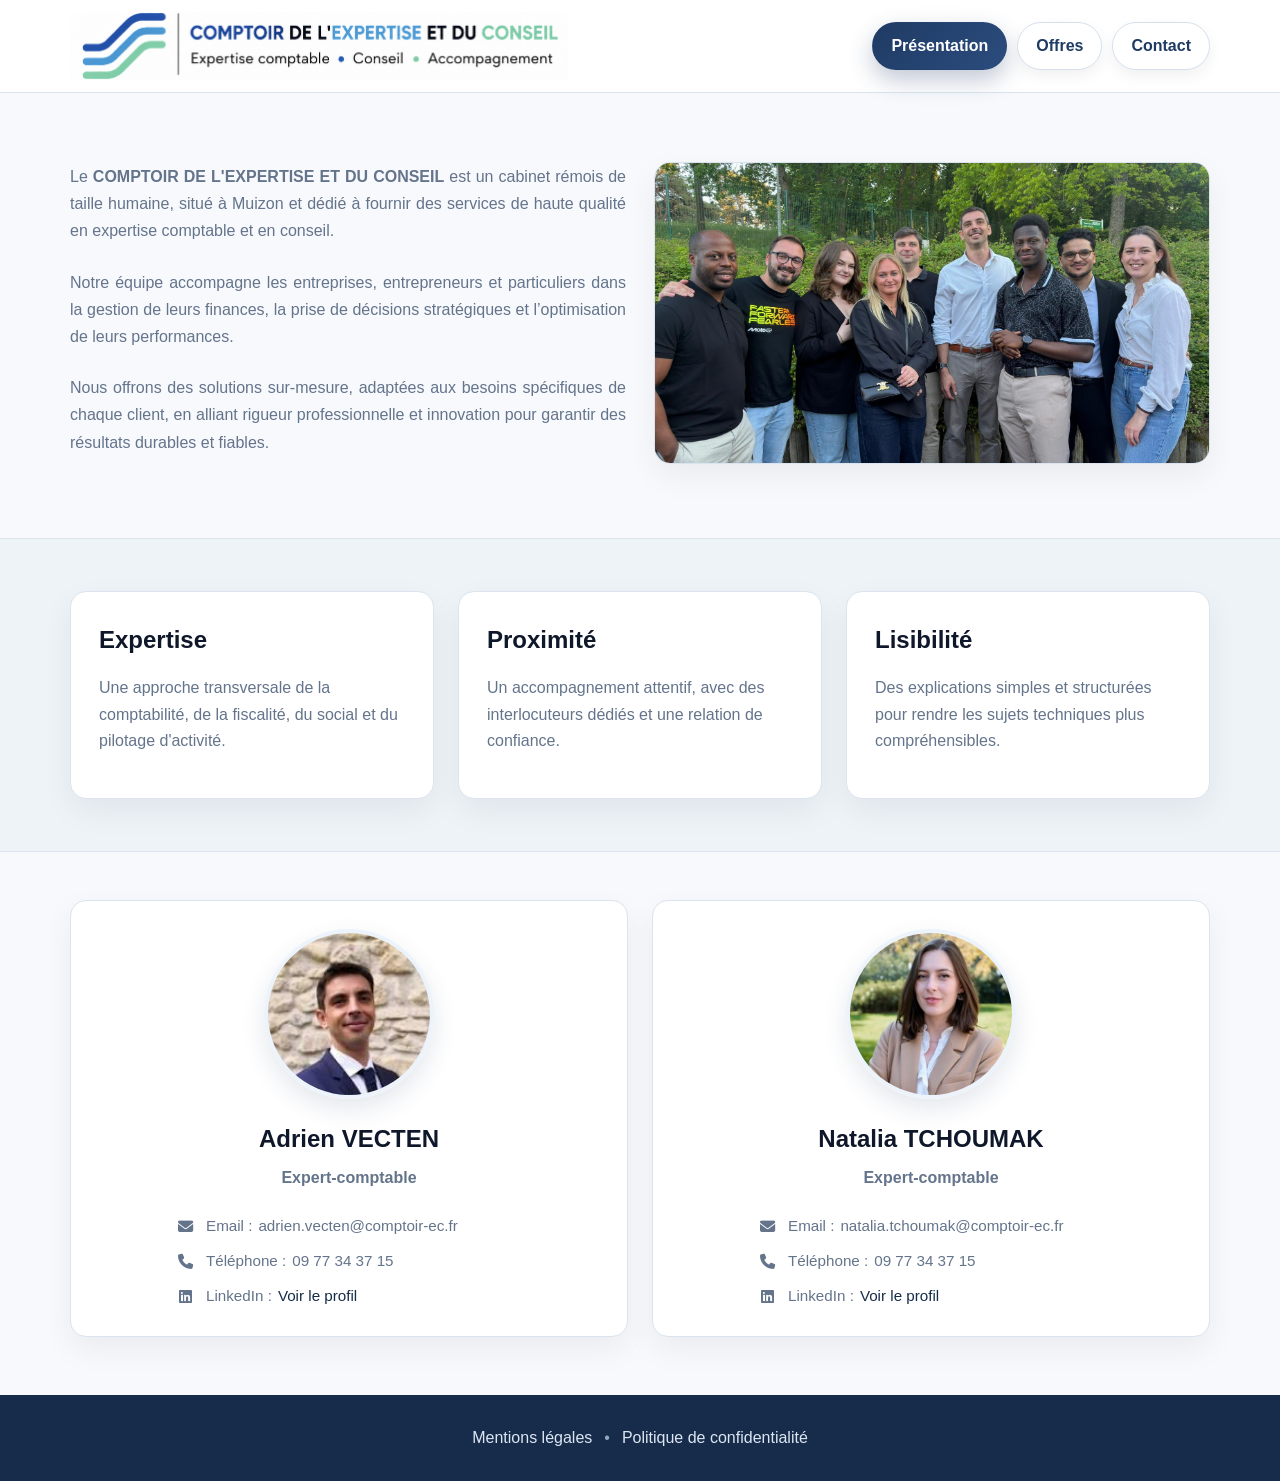
<file: index.html>
<!DOCTYPE html>
<html lang="fr">
<head>
  <meta charset="UTF-8">
  <meta name="viewport" content="width=device-width, initial-scale=1.0">
  <title>COMPTOIR DE L'EXPERTISE ET DU CONSEIL - Présentation</title>
  <meta name="description" content="Cabinet d'expertise comptable à Muizon : accompagnement comptable, fiscal, social et conseil aux entreprises.">

  <link rel="stylesheet" href="style.css">

  <link rel="stylesheet"
        href="https://cdnjs.cloudflare.com/ajax/libs/font-awesome/6.5.1/css/all.min.css">
</head>

<body>

  <header class="site-header">
    <div class="container header-container">

      <div class="brand-logo">
        <img src="logo-comptoir.png" alt="Comptoir de l'Expertise et du Conseil">
      </div>

      <nav class="main-nav" aria-label="Navigation principale">
        <a href="index.html" class="active">Présentation</a>
        <a href="offres.html">Offres</a>
        <a href="contact.html">Contact</a>
      </nav>

    </div>
  </header>

  <main>

    <section class="section first-section">
      <div class="container">

        <div class="grid-2 presentation-intro">

          <div class="content-block">
<p>
  Le <strong>COMPTOIR DE L'EXPERTISE ET DU CONSEIL</strong> est un cabinet rémois de taille humaine, situé à Muizon et dédié à fournir des services
  de haute qualité en expertise comptable et en conseil.
</p>

<p>
  Notre équipe accompagne les entreprises, entrepreneurs et particuliers dans la gestion de leurs finances,
  la prise de décisions stratégiques et l’optimisation de leurs performances.
</p>

<p>
  Nous offrons des solutions sur-mesure, adaptées aux besoins spécifiques de chaque client,
  en alliant rigueur professionnelle et innovation pour garantir des résultats durables et fiables.
</p>
          </div>

          <aside class="card photo-card">
            <img src="photo-cabinet.jpg"
                 alt="Cabinet Comptoir de l'Expertise et du Conseil"
                 class="cabinet-photo">
          </aside>

        </div>
      </div>
    </section>

    <section class="section section-soft commitments-section">
      <div class="container">

        <div class="cards presentation-grid">

          <article class="card">
            <h2>Expertise</h2>
            <p>
              Une approche transversale de la comptabilité, de la fiscalité,
              du social et du pilotage d'activité.
            </p>
          </article>

          <article class="card">
            <h2>Proximité</h2>
            <p>
              Un accompagnement attentif, avec des interlocuteurs dédiés
              et une relation de confiance.
            </p>
          </article>

          <article class="card">
            <h2>Lisibilité</h2>
            <p>
              Des explications simples et structurées pour rendre les sujets techniques
              plus compréhensibles.
            </p>
          </article>

        </div>
      </div>
    </section>

    <section class="section team-section">
      <div class="container">

        <div class="cards team-grid">

          <article class="card team-card">
            <img src="photo-adrien.jpg" alt="Portrait d'Adrien Vecten" class="team-photo">

            <h2>Adrien VECTEN</h2>
            <p class="team-role">Expert-comptable</p>

            <div class="team-links">

              <div class="team-info">
                <i class="fa-solid fa-envelope"></i>
                <span class="team-label">Email :</span>
                <a href="mailto:adrien.vecten@comptoir-ec.fr">adrien.vecten@comptoir-ec.fr</a>
              </div>

              <div class="team-info">
                <i class="fa-solid fa-phone"></i>
                <span class="team-label">Téléphone :</span>
                <a href="tel:+33977343715">09 77 34 37 15</a>
              </div>

              <div class="team-info">
                <i class="fa-brands fa-linkedin"></i>
                <span class="team-label">LinkedIn :</span>
                <a class="team-linkedin"
                   href="https://fr.linkedin.com/in/adrien-vecten-8171a8116"
                   target="_blank"
                   rel="noopener noreferrer">
                  Voir le profil
                </a>
              </div>

            </div>
          </article>

          <article class="card team-card">
            <img src="photo-natalia.jpg" alt="Portrait de Natalia Tchoumak" class="team-photo">

            <h2>Natalia TCHOUMAK</h2>
            <p class="team-role">Expert-comptable</p>

            <div class="team-links">

              <div class="team-info">
                <i class="fa-solid fa-envelope"></i>
                <span class="team-label">Email :</span>
                <a href="mailto:natalia.tchoumak@comptoir-ec.fr">natalia.tchoumak@comptoir-ec.fr</a>
              </div>

              <div class="team-info">
                <i class="fa-solid fa-phone"></i>
                <span class="team-label">Téléphone :</span>
                <a href="tel:+33977343715">09 77 34 37 15</a>
              </div>

              <div class="team-info">
                <i class="fa-brands fa-linkedin"></i>
                <span class="team-label">LinkedIn :</span>
                <a class="team-linkedin"
                   href="https://fr.linkedin.com/in/natalia-tchoumak-337445144"
                   target="_blank"
                   rel="noopener noreferrer">
                  Voir le profil
                </a>
              </div>

            </div>
          </article>

        </div>
      </div>
    </section>

  </main>

  <footer class="site-footer">
    <div class="container footer-legal-line">
      <a href="mentions-legales.html">Mentions légales</a>
      <span class="footer-separator">•</span>
      <a href="politique-confidentialite.html">Politique de confidentialité</a>
    </div>
  </footer>

</body>
</html>
</file>
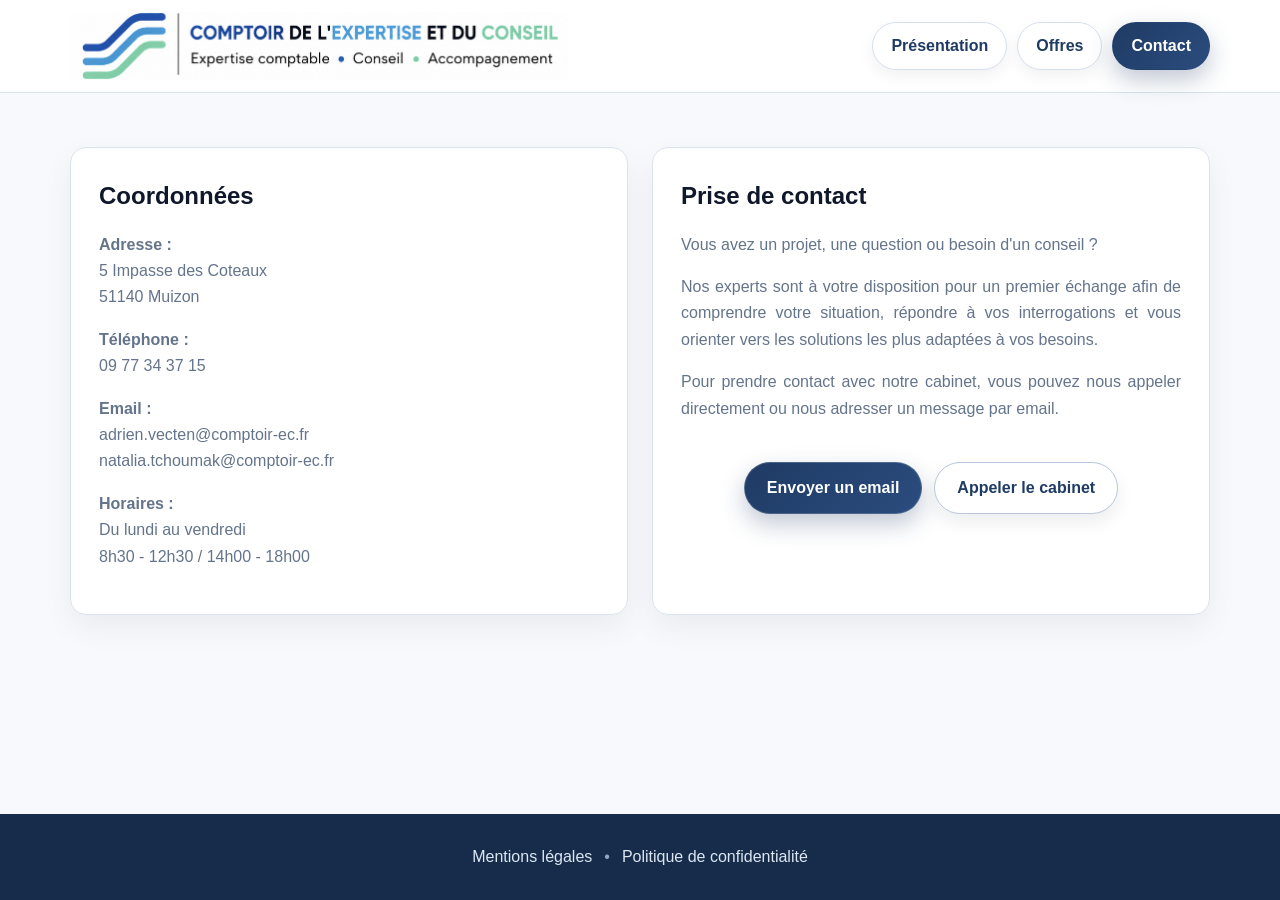
<file: contact.html>
<!DOCTYPE html>
<html lang="fr">
<head>
  <meta charset="UTF-8">
  <meta name="viewport" content="width=device-width, initial-scale=1.0">
  <title>COMPTOIR DE L'EXPERTISE ET DU CONSEIL - Contact</title>
  <meta name="description" content="Contactez le cabinet COMPTOIR DE L'EXPERTISE ET DU CONSEIL.">
  <link rel="stylesheet" href="style.css">
</head>

<body>

  <header class="site-header">
    <div class="container header-container">

      <div class="brand-logo">
        <img src="logo-comptoir.png" alt="Comptoir de l'Expertise et du Conseil">
      </div>

      <nav class="main-nav" aria-label="Navigation principale">
        <a href="index.html">Présentation</a>
        <a href="offres.html">Offres</a>
        <a href="contact.html" class="active">Contact</a>
      </nav>

    </div>
  </header>

  <main>
    <section class="section first-section">
      <div class="container cards contact-grid">

        <div class="card contact-details">
          <h2>Coordonnées</h2>

          <p>
            <strong>Adresse :</strong><br>
            5 Impasse des Coteaux<br>
            51140 Muizon
          </p>

          <p>
            <strong>Téléphone :</strong><br>
            <a href="tel:+33977343715">09 77 34 37 15</a>
          </p>

          <p>
            <strong>Email :</strong><br>
            <a href="mailto:adrien.vecten@comptoir-ec.fr">adrien.vecten@comptoir-ec.fr</a><br>
            <a href="mailto:natalia.tchoumak@comptoir-ec.fr">natalia.tchoumak@comptoir-ec.fr</a>
          </p>

          <p>
            <strong>Horaires :</strong><br>
            Du lundi au vendredi<br>
            8h30 - 12h30 / 14h00 - 18h00
          </p>
        </div>

        <div class="card contact-card">
          <h2>Prise de contact</h2>

          <p>
            Vous avez un projet, une question ou besoin d'un conseil ?
          </p>

          <p>
            Nos experts sont à votre disposition pour un premier échange afin de comprendre votre situation,
            répondre à vos interrogations et vous orienter vers les solutions les plus adaptées à vos besoins.
          </p>

          <p>
            Pour prendre contact avec notre cabinet, vous pouvez nous appeler directement
            ou nous adresser un message par email.
          </p>

          <div class="contact-actions">
            <a class="btn" href="mailto:adrien.vecten@comptoir-ec.fr?cc=natalia.tchoumak@comptoir-ec.fr">Envoyer un email</a>
            <a class="btn btn-secondary" href="tel:+33977343715">Appeler le cabinet</a>
          </div>
        </div>

      </div>
    </section>
  </main>

  <footer class="site-footer">
    <div class="container footer-legal-line">
      <a href="mentions-legales.html">Mentions légales</a>
      <span class="footer-separator">•</span>
      <a href="politique-confidentialite.html">Politique de confidentialité</a>
    </div>
  </footer>

</body>
</html>
</file>
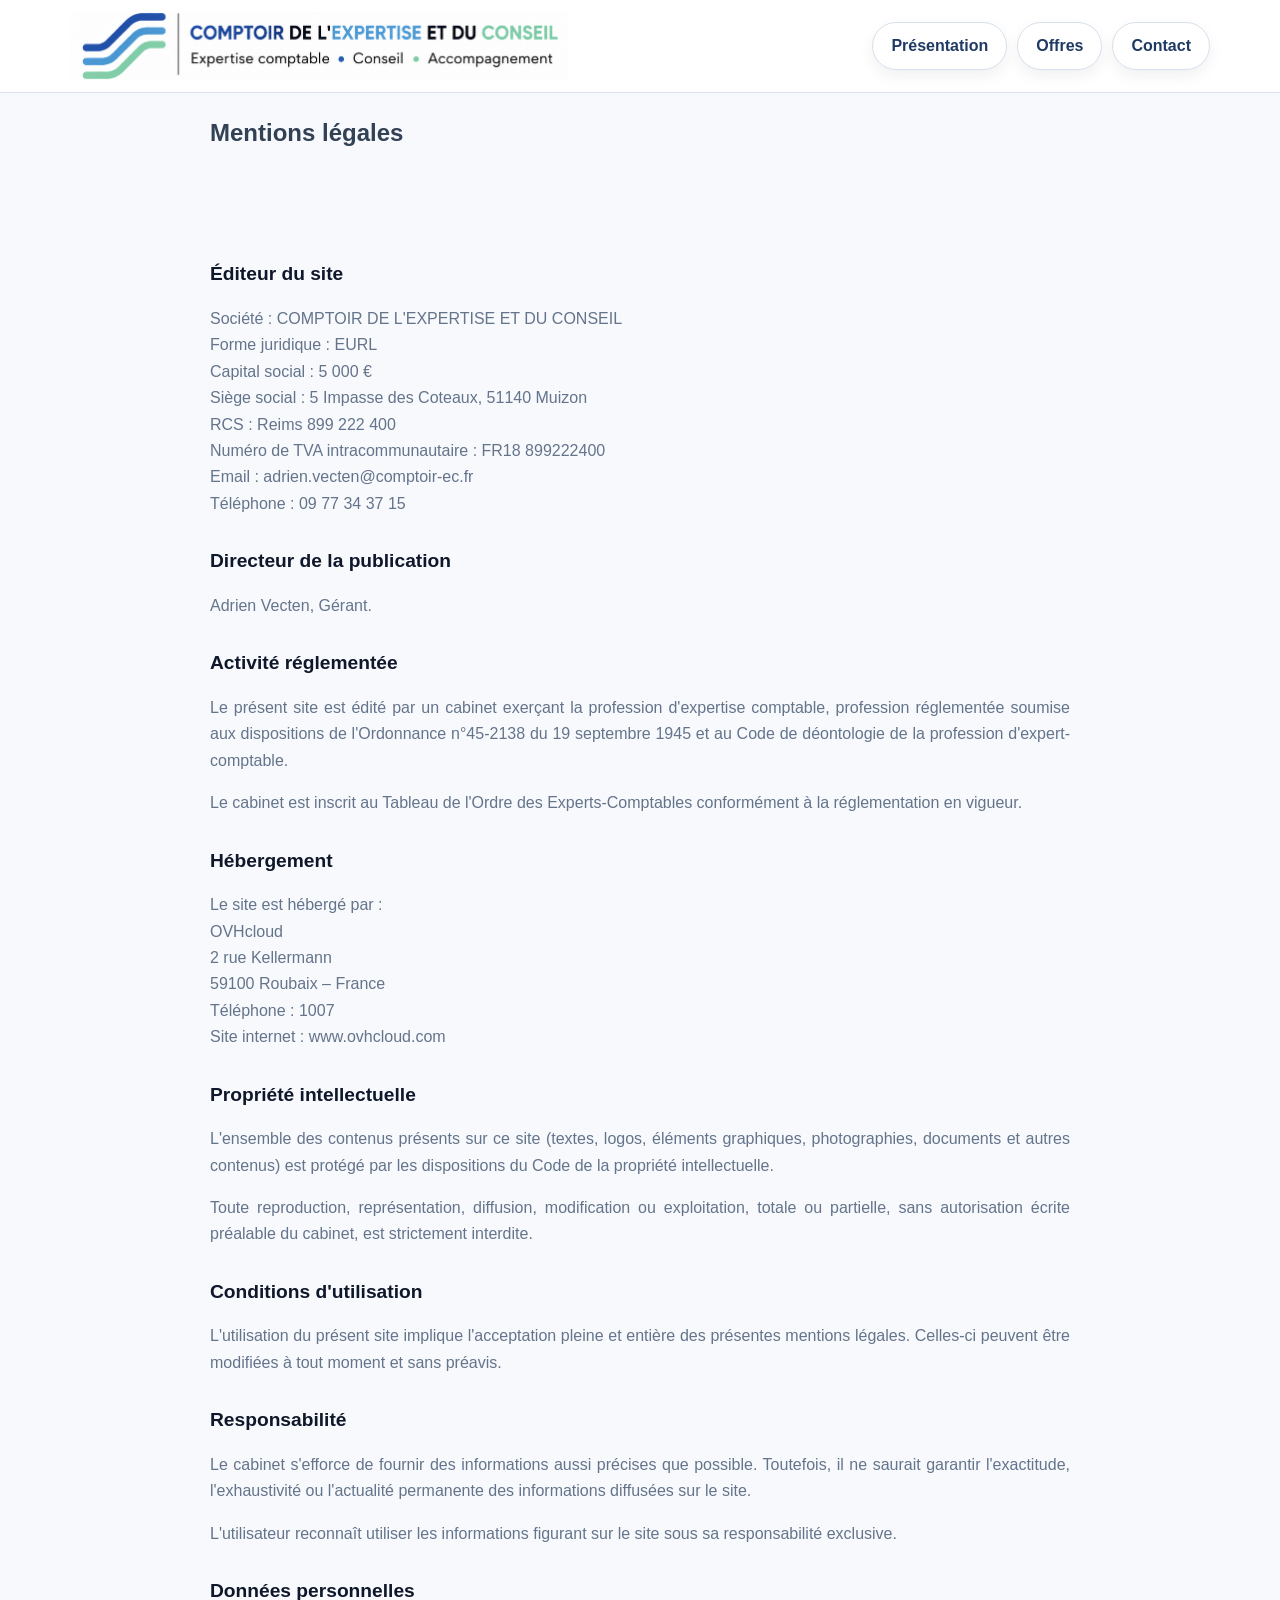
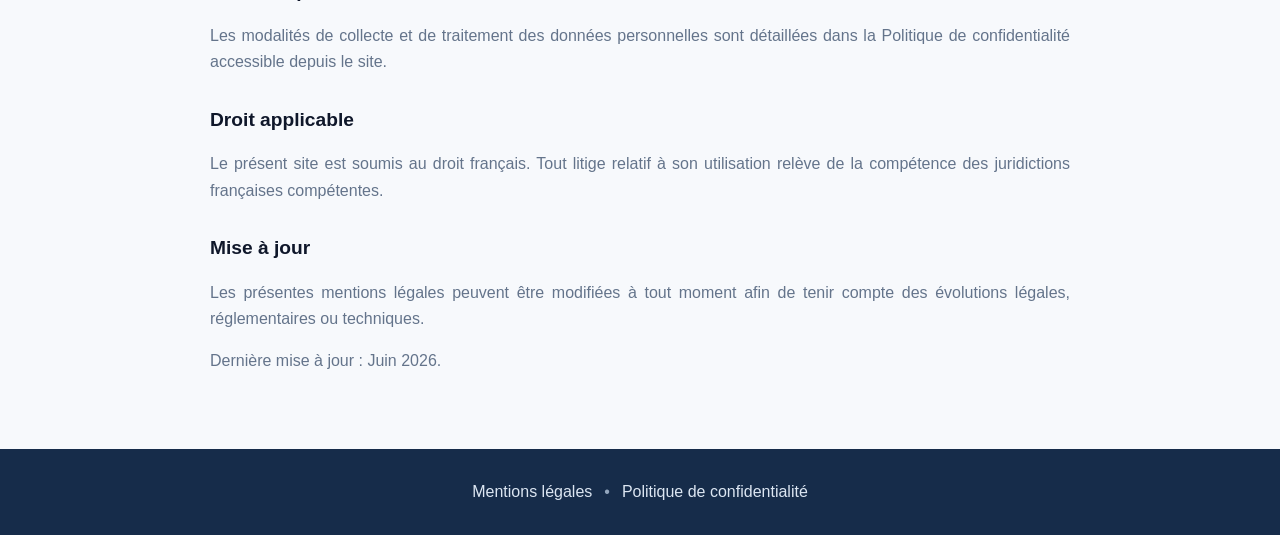
<file: mentions-legales.html>
<!DOCTYPE html>
<html lang="fr">
<head>
  <meta charset="UTF-8">
  <meta name="viewport" content="width=device-width, initial-scale=1.0">
  <title>Mentions légales - COMPTOIR DE L'EXPERTISE ET DU CONSEIL</title>
  <meta name="description" content="Mentions légales du site COMPTOIR DE L'EXPERTISE ET DU CONSEIL.">
  <link rel="stylesheet" href="style.css">
</head>

<body>

  <header class="site-header">
    <div class="container header-container">

      <div class="brand-logo">
        <img src="logo-comptoir.png" alt="Comptoir de l'Expertise et du Conseil">
      </div>

      <nav class="main-nav" aria-label="Navigation principale">
        <a href="index.html">Présentation</a>
        <a href="offres.html">Offres</a>
        <a href="contact.html">Contact</a>
      </nav>

    </div>
  </header>

  <main>

    <section class="hero hero-small">
      <div class="container legal-content">
        <h1>Mentions légales</h1>
      </div>
    </section>

    <section class="section">
      <div class="container legal-content">

        <h2>Éditeur du site</h2>

        <p>
          Société : COMPTOIR DE L'EXPERTISE ET DU CONSEIL<br>
          Forme juridique : EURL<br>
          Capital social : 5 000 €<br>
          Siège social : 5 Impasse des Coteaux, 51140 Muizon<br>
          RCS : Reims 899 222 400<br>
          Numéro de TVA intracommunautaire : FR18 899222400<br>
          Email : adrien.vecten@comptoir-ec.fr<br>
          Téléphone : 09 77 34 37 15
        </p>

        <h2>Directeur de la publication</h2>

        <p>
          Adrien Vecten, Gérant.
        </p>

        <h2>Activité réglementée</h2>

        <p>
          Le présent site est édité par un cabinet exerçant la profession d'expertise comptable,
          profession réglementée soumise aux dispositions de l'Ordonnance n°45-2138 du 19 septembre 1945
          et au Code de déontologie de la profession d'expert-comptable.
        </p>

        <p>
          Le cabinet est inscrit au Tableau de l'Ordre des Experts-Comptables conformément à la réglementation en vigueur.
        </p>

        <h2>Hébergement</h2>

        <p>
          Le site est hébergé par :<br>
          OVHcloud<br>
          2 rue Kellermann<br>
          59100 Roubaix – France<br>
          Téléphone : 1007<br>
          Site internet : www.ovhcloud.com
        </p>

        <h2>Propriété intellectuelle</h2>

        <p>
          L'ensemble des contenus présents sur ce site (textes, logos, éléments graphiques,
          photographies, documents et autres contenus) est protégé par les dispositions du Code
          de la propriété intellectuelle.
        </p>

        <p>
          Toute reproduction, représentation, diffusion, modification ou exploitation,
          totale ou partielle, sans autorisation écrite préalable du cabinet,
          est strictement interdite.
        </p>

        <h2>Conditions d'utilisation</h2>

        <p>
          L'utilisation du présent site implique l'acceptation pleine et entière des présentes mentions légales.
          Celles-ci peuvent être modifiées à tout moment et sans préavis.
        </p>

        <h2>Responsabilité</h2>

        <p>
          Le cabinet s'efforce de fournir des informations aussi précises que possible.
          Toutefois, il ne saurait garantir l'exactitude, l'exhaustivité ou l'actualité permanente
          des informations diffusées sur le site.
        </p>

        <p>
          L'utilisateur reconnaît utiliser les informations figurant sur le site sous sa responsabilité exclusive.
        </p>

        <h2>Données personnelles</h2>

        <p>
          Les modalités de collecte et de traitement des données personnelles sont détaillées
          dans la Politique de confidentialité accessible depuis le site.
        </p>

        <h2>Droit applicable</h2>

        <p>
          Le présent site est soumis au droit français.
          Tout litige relatif à son utilisation relève de la compétence des juridictions françaises compétentes.
        </p>

        <h2>Mise à jour</h2>

        <p>
          Les présentes mentions légales peuvent être modifiées à tout moment afin de tenir compte
          des évolutions légales, réglementaires ou techniques.
        </p>

        <p>
          Dernière mise à jour : Juin 2026.
        </p>

      </div>
    </section>

  </main>

  <footer class="site-footer">
    <div class="container footer-legal-line">
      <a href="mentions-legales.html">Mentions légales</a>
      <span class="footer-separator">•</span>
      <a href="politique-confidentialite.html">Politique de confidentialité</a>
    </div>
  </footer>

</body>
</html>
</file>
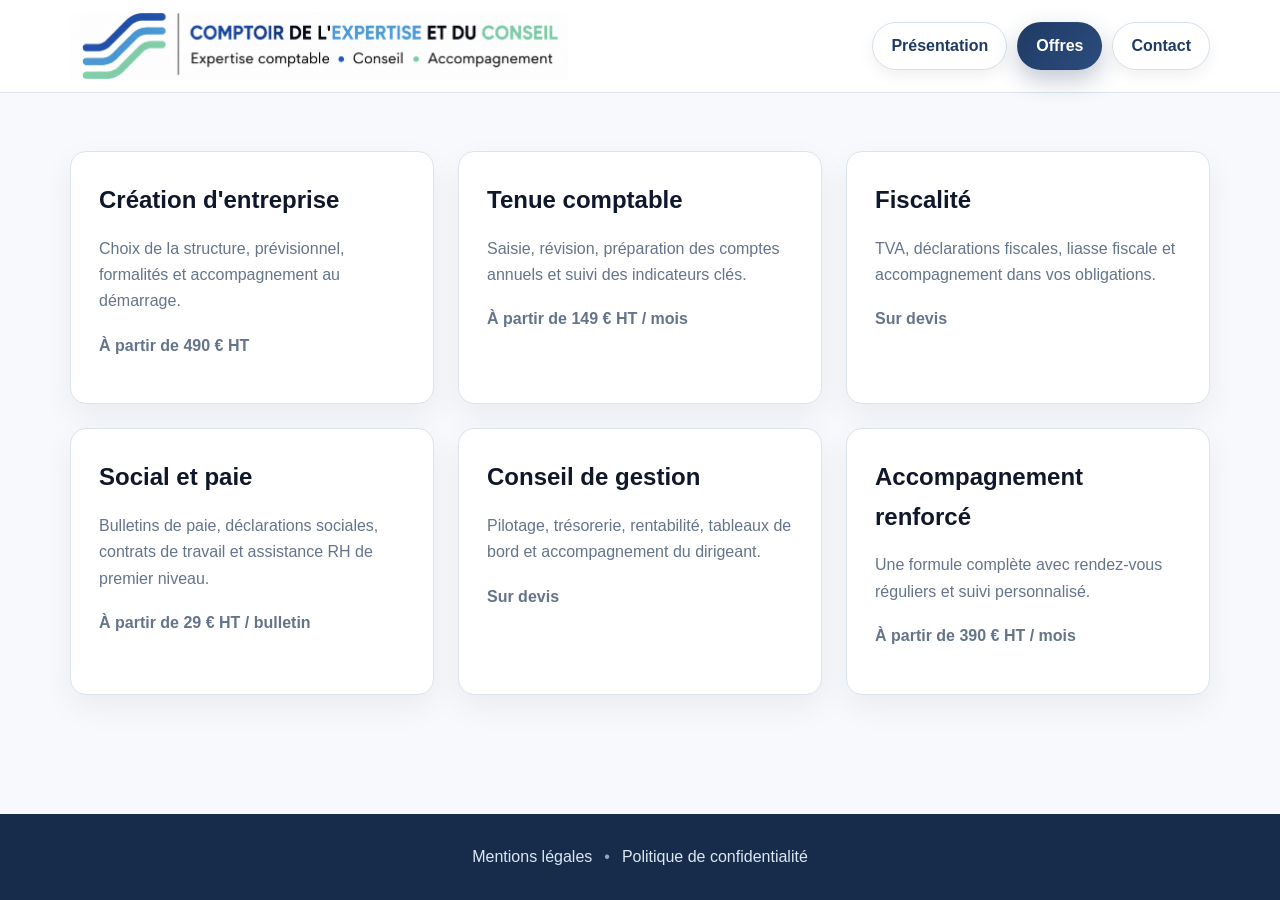
<file: offres.html>
<!DOCTYPE html>
<html lang="fr">
<head>
  <meta charset="UTF-8">
  <meta name="viewport" content="width=device-width, initial-scale=1.0">
  <title>COMPTOIR DE L'EXPERTISE ET DU CONSEIL - Offres</title>
  <meta name="description" content="Découvrez les offres du cabinet : création d'entreprise, comptabilité, fiscalité, social et conseil.">
  <link rel="stylesheet" href="style.css">
</head>
<body>
  <header class="site-header">
    <div class="container header-container">
<div class="brand-logo">
  <img src="logo-comptoir.png" alt="Comptoir de l'Expertise et du Conseil">
</div>

      <nav class="main-nav" aria-label="Navigation principale">
        <a href="index.html">Présentation</a>
        <a href="offres.html" class="active">Offres</a>
        <a href="contact.html">Contact</a>
      </nav>
    </div>
  </header>

  <main>

    <section class="section">
<div class="container cards offers-grid">
          <article class="card">
          <h2>Création d'entreprise</h2>
          <p>
            Choix de la structure, prévisionnel, formalités et accompagnement au démarrage.
          </p>
          <p class="price">À partir de 490 € HT</p>
        </article>

        <article class="card">
          <h2>Tenue comptable</h2>
          <p>
            Saisie, révision, préparation des comptes annuels et suivi des indicateurs clés.
          </p>
          <p class="price">À partir de 149 € HT / mois</p>
        </article>

        <article class="card">
          <h2>Fiscalité</h2>
          <p>
            TVA, déclarations fiscales, liasse fiscale et accompagnement dans vos obligations.
          </p>
          <p class="price">Sur devis</p>
        </article>

        <article class="card">
          <h2>Social et paie</h2>
          <p>
            Bulletins de paie, déclarations sociales, contrats de travail et assistance RH de premier niveau.
          </p>
          <p class="price">À partir de 29 € HT / bulletin</p>
        </article>

        <article class="card">
          <h2>Conseil de gestion</h2>
          <p>
            Pilotage, trésorerie, rentabilité, tableaux de bord et accompagnement du dirigeant.
          </p>
          <p class="price">Sur devis</p>
        </article>

        <article class="card">
          <h2>Accompagnement renforcé</h2>
          <p>
            Une formule complète avec rendez-vous réguliers et suivi personnalisé.
          </p>
          <p class="price">À partir de 390 € HT / mois</p>
        </article>
      </div>
    </section>

  </main>

  <footer class="site-footer">
    <div class="container footer-legal-line">
      <a href="mentions-legales.html">Mentions légales</a>
      <span class="footer-separator">•</span>
      <a href="politique-confidentialite.html">Politique de confidentialité</a>
    </div>
  </footer>
</body>
</html>
</file>
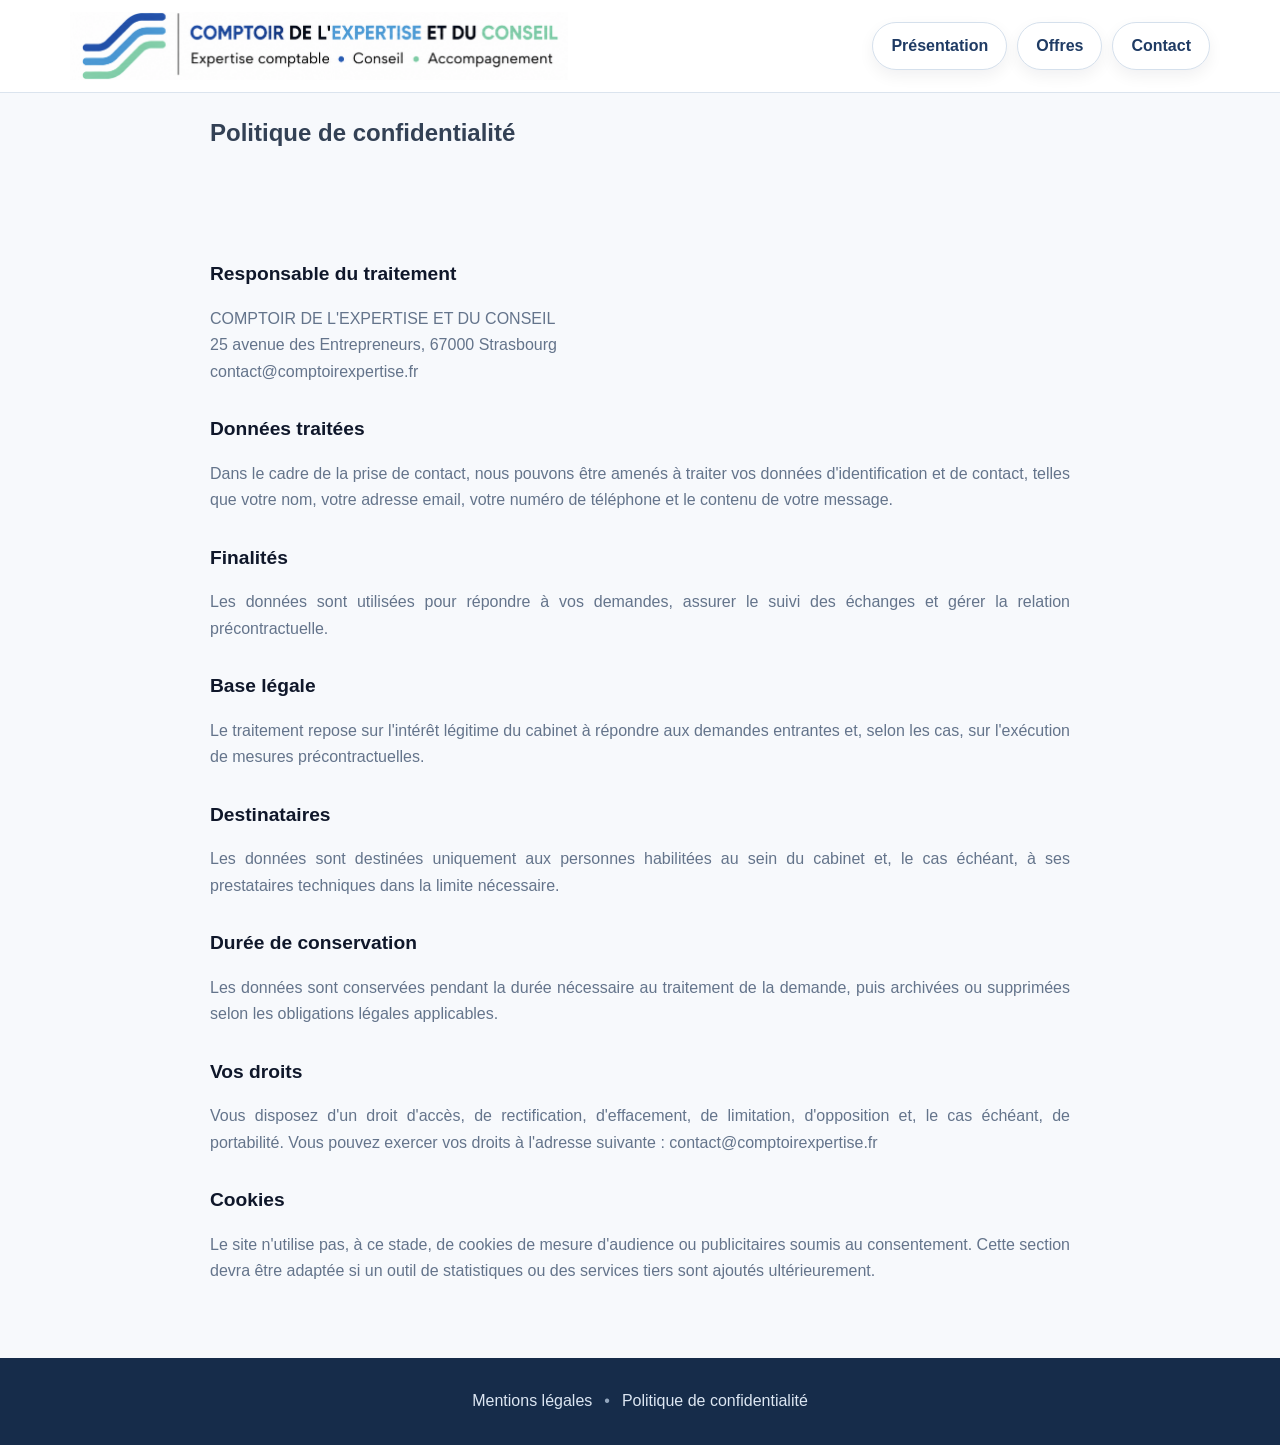
<file: politique-confidentialite.html>
<!DOCTYPE html>
<html lang="fr">
<head>
  <meta charset="UTF-8">
  <meta name="viewport" content="width=device-width, initial-scale=1.0">
  <title>Politique de confidentialité - COMPTOIR DE L'EXPERTISE ET DU CONSEIL</title>
  <meta name="description" content="Politique de confidentialité du site COMPTOIR DE L'EXPERTISE ET DU CONSEIL.">
  <link rel="stylesheet" href="style.css">
</head>
<body>
  <header class="site-header">
    <div class="container header-container">
<div class="brand-logo">
  <img src="logo-comptoir.png" alt="Comptoir de l'Expertise et du Conseil">
</div>

      <nav class="main-nav" aria-label="Navigation principale">
        <a href="index.html">Présentation</a>
        <a href="offres.html">Offres</a>
        <a href="contact.html">Contact</a>
      </nav>
    </div>
  </header>

  <main>
<section class="hero hero-small">
  <div class="container legal-content">
    <h1>Politique de confidentialité</h1>
  </div>
</section>

    <section class="section">
      <div class="container legal-content">
        <h2>Responsable du traitement</h2>
        <p>
          COMPTOIR DE L'EXPERTISE ET DU CONSEIL<br>
          25 avenue des Entrepreneurs, 67000 Strasbourg<br>
          contact@comptoirexpertise.fr
        </p>

        <h2>Données traitées</h2>
        <p>
          Dans le cadre de la prise de contact, nous pouvons être amenés à traiter
          vos données d'identification et de contact, telles que votre nom,
          votre adresse email, votre numéro de téléphone et le contenu de votre message.
        </p>

        <h2>Finalités</h2>
        <p>
          Les données sont utilisées pour répondre à vos demandes,
          assurer le suivi des échanges et gérer la relation précontractuelle.
        </p>

        <h2>Base légale</h2>
        <p>
          Le traitement repose sur l'intérêt légitime du cabinet à répondre aux demandes entrantes
          et, selon les cas, sur l'exécution de mesures précontractuelles.
        </p>

        <h2>Destinataires</h2>
        <p>
          Les données sont destinées uniquement aux personnes habilitées au sein du cabinet
          et, le cas échéant, à ses prestataires techniques dans la limite nécessaire.
        </p>

        <h2>Durée de conservation</h2>
        <p>
          Les données sont conservées pendant la durée nécessaire au traitement de la demande,
          puis archivées ou supprimées selon les obligations légales applicables.
        </p>

        <h2>Vos droits</h2>
        <p>
          Vous disposez d'un droit d'accès, de rectification, d'effacement,
          de limitation, d'opposition et, le cas échéant, de portabilité.
          Vous pouvez exercer vos droits à l'adresse suivante :
          contact@comptoirexpertise.fr
        </p>

        <h2>Cookies</h2>
        <p>
          Le site n'utilise pas, à ce stade, de cookies de mesure d'audience ou publicitaires
          soumis au consentement. Cette section devra être adaptée si un outil de statistiques
          ou des services tiers sont ajoutés ultérieurement.
        </p>
      </div>
    </section>
  </main>

<footer class="site-footer">
  <div class="container footer-legal-line">
    <a href="mentions-legales.html">Mentions légales</a>
    <span class="footer-separator">•</span>
    <a href="politique-confidentialite.html">Politique de confidentialité</a>
  </div>
</footer>
</body>
</html>
</file>
<file: style.css>
:root {
  --color-bg: #f7f9fc;
  --color-surface: #ffffff;
  --color-surface-soft: #eef3f8;

  --color-text: #334155;
  --color-text-soft: #64748b;
  --color-title: #0f172a;

  --color-border: #dbe4ee;

  --color-primary: #1f3b64;
  --color-primary-hover: #2b4c7e;
  --color-primary-dark: #162c4a;

  --color-nav-hover: #edf3fa;

  --shadow-soft: 0 12px 32px rgba(15, 23, 42, 0.06);

  --radius: 16px;
  --container: 1140px;
}

/* Reset */

*,
*::before,
*::after {
  box-sizing: border-box;
}

html {
  height: 100%;
  scroll-behavior: smooth;
}

body {
  min-height: 100%;
  margin: 0;
  font-family: Arial, Helvetica, sans-serif;
  line-height: 1.65;
  color: var(--color-text);
  background: var(--color-bg);
  display: flex;
  flex-direction: column;
}

main {
  flex: 1;
}

img {
  max-width: 100%;
  display: block;
}

a {
  color: var(--color-primary);
  text-decoration: none;
}

/* Layout */

.container {
  width: min(92%, var(--container));
  margin: 0 auto;
}

.narrow {
  max-width: 760px;
}

/* Header */

.site-header {
  position: sticky;
  top: 0;
  z-index: 20;
  background: rgba(255, 255, 255, 0.96);
  backdrop-filter: blur(10px);
  border-bottom: 1px solid var(--color-border);
}

.header-container {
  min-height: 92px;
  display: flex;
  align-items: center;
  justify-content: space-between;
  gap: 24px;
  padding: 12px 0;
}

/* Logo */

.brand-logo {
  display: inline-flex;
  align-items: center;
  flex-shrink: 1;
  max-width: 560px;
}

.brand-logo img {
  max-height: 68px;
  width: auto;
  display: block;
}

/* Navigation */

.main-nav {
  display: flex;
  align-items: center;
  gap: 10px;
  flex-wrap: wrap;
}

.main-nav a {
  display: inline-flex;
  align-items: center;
  justify-content: center;
  min-height: 44px;
  padding: 10px 18px;
  border-radius: 999px;
  background: #ffffff;
  color: var(--color-primary);
  font-weight: 700;
  border: 1px solid #d5e0ec;
  box-shadow: 0 6px 16px rgba(15, 23, 42, 0.06);
  transition:
    transform 0.2s ease,
    box-shadow 0.2s ease,
    background 0.2s ease,
    color 0.2s ease;
}

.main-nav a:hover {
  background: var(--color-nav-hover);
  color: var(--color-primary-dark);
  transform: translateY(-2px);
  box-shadow: 0 10px 22px rgba(15, 23, 42, 0.12);
}

.main-nav a:active {
  transform: translateY(0);
  box-shadow: 0 5px 12px rgba(15, 23, 42, 0.08);
}

.main-nav a.active {
  background: linear-gradient(135deg, #1f3b64, #2b4c7e);
  color: #ffffff;
  border-color: transparent;
  box-shadow: 0 10px 24px rgba(31, 59, 100, 0.28);
}

/* Sections */

.section {
  padding: 58px 0;
}

.first-section {
  padding-top: 54px;
}

.commitments-section {
  padding: 52px 0;
}

.team-section {
  padding-top: 48px;
}

.section-soft {
  background: var(--color-surface-soft);
  border-top: 1px solid var(--color-border);
  border-bottom: 1px solid var(--color-border);
}

.section-heading {
  margin-bottom: 26px;
}

.centered-heading {
  text-align: center;
}

.centered-heading h1,
.centered-heading h2 {
  margin: 0;
  color: var(--color-title);
  font-size: 2rem;
  line-height: 1.2;
}

.team-heading {
  margin-bottom: 34px;
}

.section-heading h2,
.content-block h1,
.content-block h2,
.card h2,
.card h3,
.legal-content h2 {
  color: var(--color-title);
}

.content-block h1,
.content-block h2 {
  margin-top: 0;
  margin-bottom: 14px;
  font-size: 1.8rem;
  line-height: 1.2;
}

.content-block p,
.card p,
.legal-content p,
.lead {
  color: var(--color-text-soft);
}

.content-block p {
  text-align: justify;
  text-justify: inter-word;
  line-height: 1.7;
  margin-bottom: 24px;
}

.contact-card p,
.legal-content p {
  text-align: justify;
  text-justify: inter-word;
}

/* Grilles */

.grid-2 {
  display: grid;
  grid-template-columns: repeat(2, minmax(0, 1fr));
  gap: 28px;
  align-items: start;
}

.presentation-intro {
  align-items: start;
}

.content-block {
  align-self: start;
}

.photo-card {
  align-self: start;
}

.cards {
  display: grid;
  gap: 24px;
}

.offers-grid,
.presentation-grid {
  grid-template-columns: repeat(3, minmax(0, 1fr));
}

.contact-grid,
.team-grid {
  grid-template-columns: repeat(2, minmax(0, 1fr));
}

/* Cartes */

.card {
  background: var(--color-surface);
  border: 1px solid var(--color-border);
  border-radius: var(--radius);
  padding: 28px;
  box-shadow: var(--shadow-soft);
}

.card h2,
.card h3 {
  margin-top: 0;
  margin-bottom: 14px;
}

/* Photo cabinet */

.photo-card {
  padding: 0;
  overflow: hidden;
  align-self: center;
}

.cabinet-photo {
  width: 100%;
  height: 300px;
  object-fit: cover;
  display: block;
}

/* Animations cartes */

.offers-grid .card,
.presentation-grid .card,
.team-grid .card {
  transition:
    transform 0.25s ease,
    box-shadow 0.25s ease,
    border-color 0.25s ease;
}

.offers-grid .card:hover,
.presentation-grid .card:hover,
.team-grid .card:hover {
  transform: translateY(-4px);
  box-shadow: 0 18px 40px rgba(31, 59, 100, 0.14);
  border-color: #b9c8dc;
}

/* Listes */

.clean-list {
  margin: 0;
  padding-left: 20px;
}

.clean-list li {
  margin-bottom: 10px;
}

.clean-list-spaced li {
  margin-bottom: 14px;
}

/* Prix */

.price {
  margin-top: 18px;
  font-weight: 700;
  color: var(--color-primary-dark);
}

/* Boutons */

.btn {
  display: inline-flex;
  align-items: center;
  justify-content: center;
  min-height: 48px;
  padding: 12px 22px;
  border-radius: 999px;
  border: 1px solid rgba(255, 255, 255, 0.18);
  background: linear-gradient(135deg, #1f3b64, #2b4c7e);
  color: #ffffff;
  font-weight: 700;
  box-shadow: 0 10px 24px rgba(31, 59, 100, 0.28);
  transition:
    transform 0.2s ease,
    box-shadow 0.2s ease,
    background 0.2s ease;
}

.btn:hover {
  background: linear-gradient(135deg, #2b4c7e, #1f3b64);
  transform: translateY(-2px);
  box-shadow: 0 14px 30px rgba(31, 59, 100, 0.34);
}

.btn:active {
  transform: translateY(0);
  box-shadow: 0 6px 14px rgba(31, 59, 100, 0.22);
}

.btn-secondary {
  background: #ffffff;
  color: var(--color-primary);
  border: 1px solid #b9c8dc;
  box-shadow: 0 8px 18px rgba(15, 23, 42, 0.08);
}

.btn-secondary:hover {
  background: #edf3fa;
  color: var(--color-primary-dark);
  box-shadow: 0 12px 24px rgba(15, 23, 42, 0.12);
}

/* Équipe */

.team-card {
  text-align: center;
}

.team-photo {
  width: 170px;
  height: 170px;
  object-fit: cover;
  border-radius: 50%;
  margin: 0 auto 20px;
  border: 4px solid #edf3fa;
  box-shadow: 0 10px 24px rgba(31, 59, 100, 0.12);
}

.team-card h2 {
  margin-bottom: 6px;
}

.team-role {
  margin-top: 0;
  margin-bottom: 24px;
  color: var(--color-primary-dark);
  font-weight: 600;
}

.team-links {
  display: flex;
  flex-direction: column;
  gap: 12px;
  text-align: left;
  max-width: 350px;
  margin: 0 auto;
}

.team-info {
  display: flex;
  align-items: center;
  color: var(--color-text-soft);
  font-weight: 400;
  font-size: 0.95rem;
  line-height: 1.5;
}

.team-info i {
  width: 22px;
  margin-right: 10px;
  color: var(--color-text-soft);
  flex-shrink: 0;
  text-align: center;
}

.team-label {
  margin-right: 6px;
  color: var(--color-text-soft);
}

.team-info a {
  color: var(--color-text-soft);
  font-weight: 400;
}

.team-info a:hover {
  color: var(--color-primary-dark);
}

.team-linkedin {
  color: var(--color-primary-dark) !important;
  font-weight: 500 !important;
}

.team-linkedin:hover {
  color: var(--color-primary-hover) !important;
}

/* Contact */

.contact-details a {
  color: var(--color-text-soft);
}

.contact-details a:hover {
  color: var(--color-text);
}

.contact-actions {
  display: flex;
  justify-content: center;
  align-items: center;
  flex-wrap: wrap;
  gap: 12px;
  margin-top: 40px;
}

/* Pages légales */

.legal-content {
  max-width: 860px;
}

.legal-content h2 {
  margin-top: 28px;
  margin-bottom: 10px;
  font-size: 1.2rem;
}

.legal-section {
  padding-top: 40px;
}

/* Footer */

.site-footer {
  margin-top: auto;
  background: #162c4a;
  color: #dce6f2;
  padding: 30px 0;
  text-align: center;
}

.footer-legal-line {
  display: flex;
  justify-content: center;
  align-items: center;
  gap: 12px;
  text-align: center;
  flex-wrap: wrap;
}

.footer-legal-line a {
  color: #dce6f2;
}

.footer-legal-line a:hover {
  color: #ffffff;
}

.footer-separator {
  color: #93a6bd;
}

/* Responsive */

@media (max-width: 980px) {
  .offers-grid,
  .presentation-grid {
    grid-template-columns: repeat(2, minmax(0, 1fr));
  }

  .brand-logo {
    max-width: 440px;
  }

  .brand-logo img {
    max-height: 60px;
  }
}

@media (max-width: 760px) {
  .header-container {
    align-items: flex-start;
    flex-direction: column;
  }

  .brand-logo {
    max-width: 100%;
  }

  .brand-logo img {
    max-height: 54px;
    max-width: 100%;
  }

  .main-nav {
    width: 100%;
  }

  .main-nav a {
    flex: 1 1 auto;
    text-align: center;
  }

  .grid-2,
  .cards,
  .offers-grid,
  .presentation-grid,
  .contact-grid,
  .team-grid {
    grid-template-columns: 1fr;
  }

  .section,
  .first-section,
  .commitments-section,
  .team-section {
    padding: 46px 0;
  }

  .section-heading,
  .team-heading {
    margin-bottom: 22px;
  }

  .centered-heading h1,
  .centered-heading h2 {
    font-size: 1.65rem;
  }

  .cabinet-photo {
    height: 220px;
  }

  .btn {
    width: 100%;
  }

  .contact-card p,
  .legal-content p,
  .content-block p {
    text-align: justify;
    text-justify: inter-word;
}

  .team-photo {
    width: 130px;
    height: 130px;
  }

  .team-links {
    max-width: 100%;
  }
}
</file>
